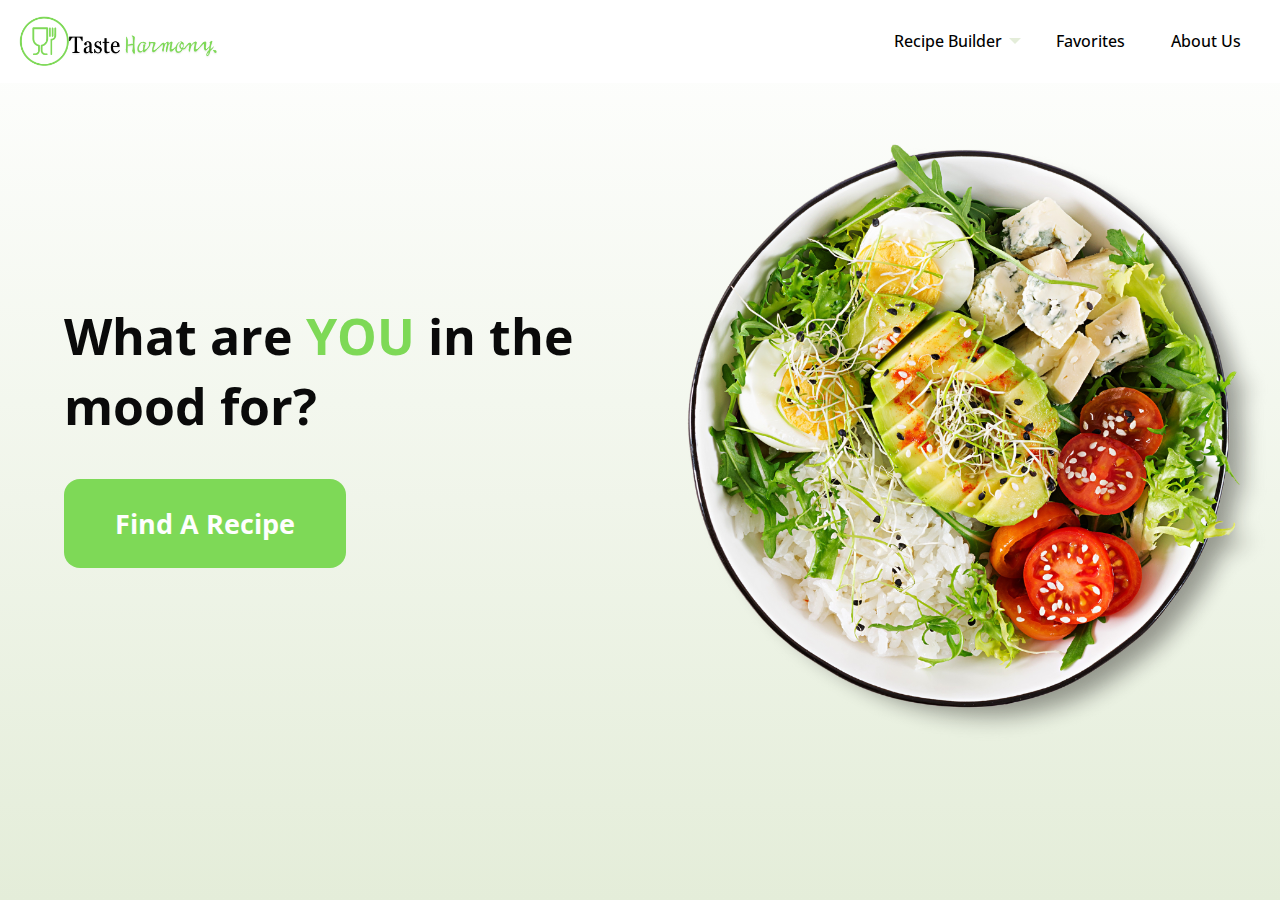
<file: index.html>
<!DOCTYPE html>
<html class="no-js" lang="en">
<head>
    <meta charset="UTF-8">
    <meta name="viewport" content="width=device-width, initial-scale=1.0">
    <title>Taste Harmony</title>
    <link rel="icon" type="image/png" href="assets/images/tasteharmony_fav.png" />
    <link rel="preconnect" href="https://fonts.googleapis.com">
    <link rel="preconnect" href="https://fonts.gstatic.com" crossorigin>
    <link href="https://fonts.googleapis.com/css2?family=Open+Sans:ital,wght@0,300..800;1,300..800&display=swap" rel="stylesheet">
    <script src="./assets/js/jquery.js"></script>
    <link rel="stylesheet" href="./assets/css/foundation.min.css" crossorigin="anonymous">
    <link rel="stylesheet" href="./assets/css/styles.css">
</head>
<body>
  <div class="top-bar">
    <img class="cell small-3 logo" id="logo" src="./assets/images/tasteharmony_logo.png" alt="taste harmony logo">
        <div class="title-bar" data-responsive-toggle="example-menu" data-hide-for="medium">
            <button class="menu-icon" type="button" data-toggle="example-menu"></button>
          </div>
          
        <div class="top-bar" id="example-menu">
              <ul class="dropdown menu" data-dropdown-menu>
                <li class="has-submenu">
                  <a class="text-black" href="#0">Recipe Builder</a>
                  <ul class="submenu menu vertical" data-submenu>
                    <li><a class="text-black" href="./recipe.html">Find a Recipe!</a></li>
                    <li><a class="text-black" href="./random.html">Surprise Me!</a></li>
                  </ul>
                </li>
                <li><a class="text-black"href="./favorites.html">Favorites</a></li>
                <li><a class="text-black"href="./about_us.html">About Us</a></li>
              </ul>
        </div>
    </div>


<div class="grid-x align-middle main">
    <div class="cell small-12 medium-6 main-left">
        <h1 class="slogan">What are <span class="highlight">you</span> in the mood for?</h1>
        <a class="button large" href="./recipe.html">Find A Recipe</a>
    </div>
    <div class="cell small-12 medium-6 main-right">
        <img class="main-image" src="./assets/images/tasteharmonyPicture.png" alt="plate of food">
    </div>
</div>
    
      


    <script src="./assets/js/foundation.min.js" crossorigin="anonymous"></script>
      <script>
        $(document).foundation();
      </script>

    <script src="./assets/js/script.js"></script>
</body>
</html>
</file>
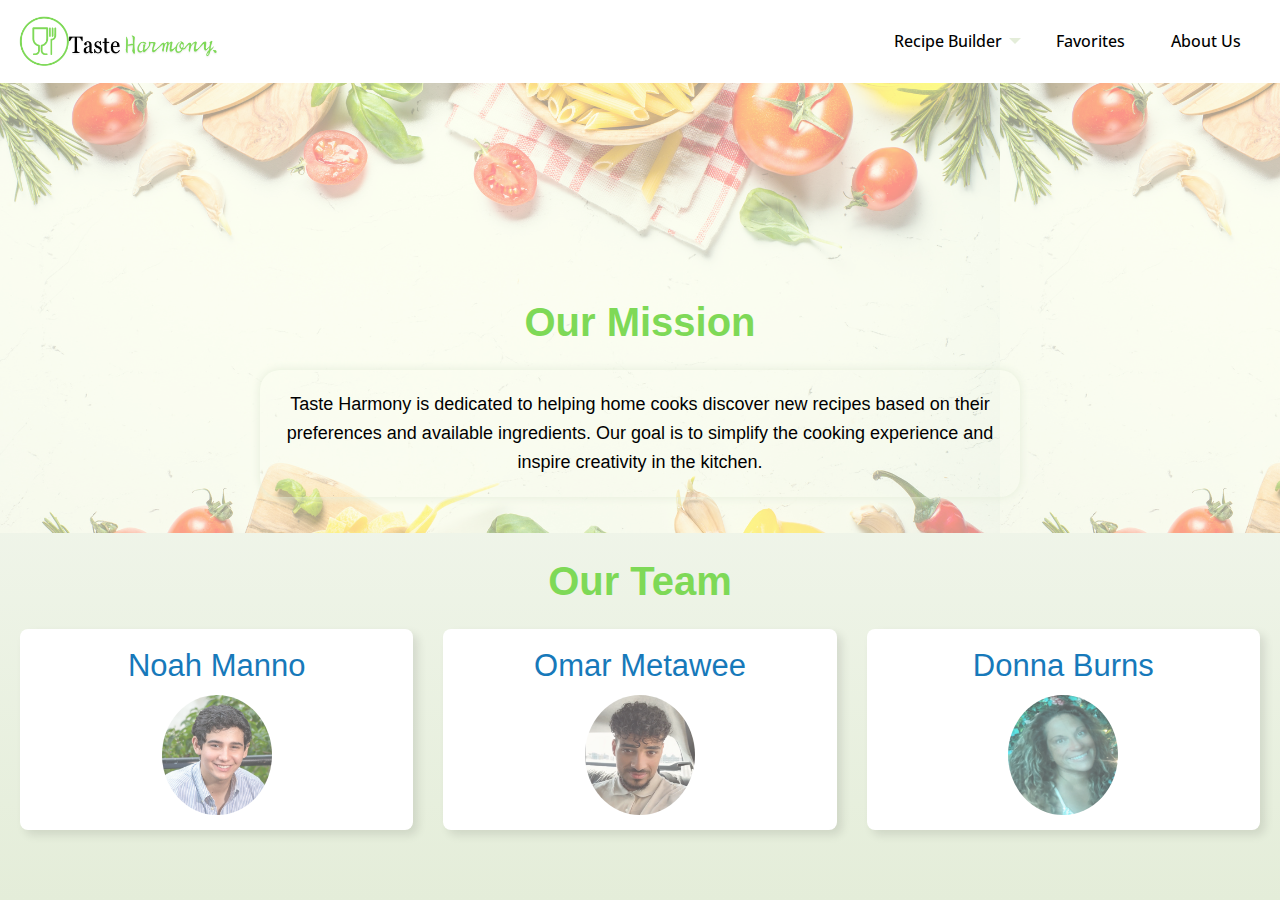
<file: about_us.html>
<!DOCTYPE html>
<html lang="en">
<head>
    <meta charset="UTF-8">
    <meta name="viewport" content="width=device-width, initial-scale=1.0">
    <title>Taste Harmony</title>
    <link rel="icon" type="image/png" href="assets/images/tasteharmony_fav.png" />
    <link rel="preconnect" href="https://fonts.googleapis.com">
    <link rel="preconnect" href="https://fonts.gstatic.com" crossorigin>
    <link href="https://fonts.googleapis.com/css2?family=Open+Sans:ital,wght@0,300..800;1,300..800&display=swap" rel="stylesheet">
    <script src="./assets/js/jquery.js"></script>
    <link rel="stylesheet" href="./assets/css/foundation.min.css" crossorigin="anonymous">
    <link rel="stylesheet" href="./assets/css/styles.css">
</head>
<body>
    <!-- HEADER AND NAVBAR -->
    <div class="top-bar">
      <img class="cell small-3 logo" id="logo" src="./assets/images/tasteharmony_logo.png" alt="taste harmony logo">
          <div class="title-bar" data-responsive-toggle="example-menu" data-hide-for="medium">
              <button class="menu-icon" type="button" data-toggle="example-menu"></button>
            </div>
            
          <div class="top-bar" id="example-menu">
                <ul class="dropdown menu" data-dropdown-menu>
                  <li class="has-submenu">
                    <a class="text-black" href="#0">Recipe Builder</a>
                    <ul class="submenu menu vertical" data-submenu>
                      <li><a class="text-black" href="./recipe.html">Find a Recipe!</a></li>
                      <li><a class="text-black" href="./random.html">Surprise Me!</a></li>
                    </ul>
                  </li>
                  <li><a class="text-black"href="./favorites.html">Favorites</a></li>
                  <li><a class="text-black"href="./about_us.html">About Us</a></li>
                </ul>
          </div>
      </div>

<div class="grid-x">
  <section class="cell small-12 top-about">
      <div class="about-section">
        <h2>Our Mission</h2>
        <p class="explanation">Taste Harmony is dedicated to helping home cooks discover new recipes based on their preferences and available ingredients. Our goal is to simplify the cooking experience and inspire creativity in the kitchen.</p>
      </div>
  </section>

<section class="cell small-12">
    <div class="name-section">
      <h2>Our Team</h2>
          <div class="grid-x grid-margin-x">
            <a href="https://github.com/Noah-Manno" target="_blank" class="cell small-10 small-offset-1 medium-4 medium-offset-0 team-member">
              <div>
                <h3>Noah Manno</h3>
                <img class="headshots" src="./assets/images/noahheadshot.JPG" alt="Noah Headshot">
              </div>
            </a>
          <a href="https://github.com/omarmetawee" target="_blank" class="cell small-10 small-offset-1 medium-4 medium-offset-0 team-member">
              <div>
                <h3>Omar Metawee</h3>
                <img class="headshots" src="./assets/images/omarheadshot.png" alt="Omar Headshot">
              </div>
            </a>
          <a href="https://github.com/donnacancode" target="_blank" class="cell small-10 small-offset-1 medium-4 medium-offset-0 team-member">
            <div>
              <h3>Donna Burns</h3>
              <img class="headshots" src="./assets/images/Donna Headshot.jpg" alt="Donna Headshot">
            </div>
          </a>
    </div>
  </section>
</div>
    
<script src="./assets/js/foundation.min.js" crossorigin="anonymous"></script>
    <script>
      $(document).foundation();
    </script>
    <script src="./assets/js/script.js"></script>
</body>
</html>
</file>
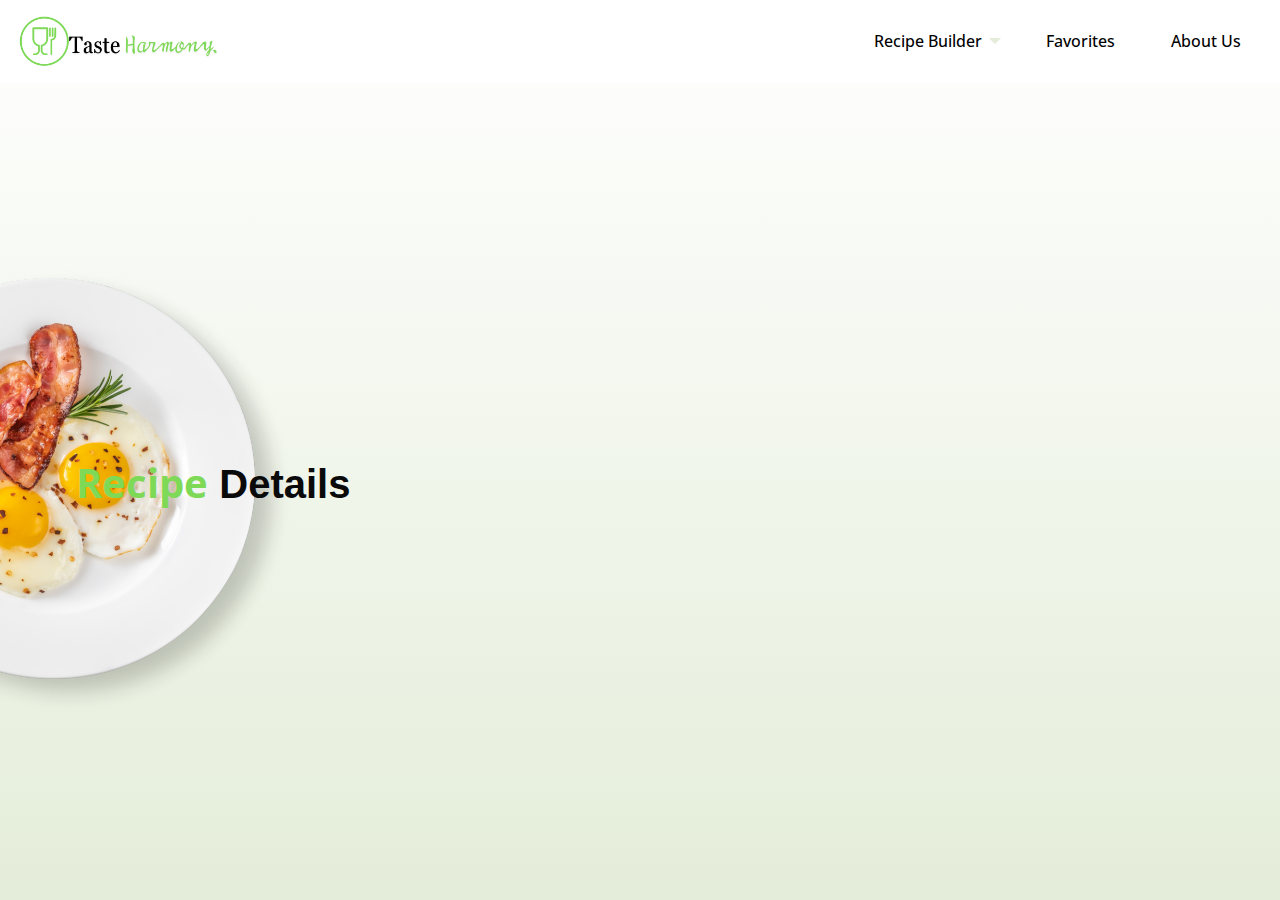
<file: details.html>
<!DOCTYPE html>
<html lang="en">
<head>
    <meta charset="UTF-8">
    <meta name="viewport" content="width=device-width, initial-scale=1.0">
    <title>Taste Harmony</title>
    <link rel="icon" type="image/png" href="assets/images/tasteharmony_fav.png" />
    <link rel="preconnect" href="https://fonts.googleapis.com">
    <link rel="preconnect" href="https://fonts.gstatic.com" crossorigin>
    <link href="https://fonts.googleapis.com/css2?family=Open+Sans:ital,wght@0,300..800;1,300..800&display=swap" rel="stylesheet">
    <script src="./assets/js/jquery.js"></script>
    <link rel="stylesheet" href="./assets/css/foundation.min.css" crossorigin="anonymous">
    <link rel="stylesheet" href="./assets/css/details.css">
</head>
<body>
<!-- HEADER AND NAVBAR -->
<div class="top-bar">
    <img class="cell small-3 logo" id="logo" src="./assets/images/tasteharmony_logo.png" alt="taste harmony logo">
        <div class="title-bar" data-responsive-toggle="example-menu" data-hide-for="medium">
            <button class="menu-icon" type="button" data-toggle="example-menu"></button>
          </div>
          
        <div class="top-bar" id="example-menu">
              <ul class="dropdown menu" data-dropdown-menu>
                <li class="has-submenu">
                  <a class="text-black" href="#0">Recipe Builder</a>
                  <ul class="submenu menu vertical" data-submenu>
                    <li><a class="text-black" href="./recipe.html">Find a Recipe!</a></li>
                    <li><a class="text-black" href="./random.html">Surprise Me!</a></li>
                  </ul>
                </li>
                <li><a class="text-black"href="./favorites.html">Favorites</a></li>
                <li><a class="text-black"href="./about_us.html">About Us</a></li>
              </ul>
        </div>
    </div>


<main class="grid-x">
    
  <!-- PAGE TITLE -->
  <div class="cell small-12 large-4 slide-in-right left-side">
    <div class="container">
      <div class="title-container">
        <h1 class="page-title"><span class="highlight">Recipe</span> Details</h1>
      </div>
      <img class="plate" src="./assets/images/resultsplate.png" alt="plate">
   </div>
  </div>

  <div id="results-container" class="results-container small-10 large-6 small-offset-1">
    <div id="results" class="results">

        <!-- <div class="grid-x details">
            <h1 class="name-of-recipe">RECIPE TITLE</h1>
            <div class="cell small-12 medium-6">
                <img src="./assets/images/pantryBackground.png" alt="">
            </div>
            <div class="cell small-12 medium-6 side-bar">
                <a class="recipe-link" href="">Full Recipe and Instructions</a>
                <h2 class="source-name">Recipe By: recipeChef</h2>
            </div>
        </div>

        <div class="grid-x extra-details">
            <div class="cell small-6 left-details">
                <h3>Recipe Information</h3>
                <ul class="left-side-container">
                    <li>Yields 2 Servings</li>
                    <li>Ready In 45 Minutes</li>
                    <li>361 Calories</li>
                    <li>3.79g Protein</li>
                </ul>
            </div>
            <div class="cell small-6 right-details">
                <h3>Ingredients</h3>
                <ul class="right-side-container">
                    <li>Olive Oil</li>
                    <li>Egg</li>
                    <li>Kale</li>
                    <li>Tomato Sauce</li>
                </ul>
            </div>
        </div> -->
     
        

    </div>
  </div>

</main>

<script src="./assets/js/foundation.min.js" crossorigin="anonymous"></script>
    <script>
      $(document).foundation();
    </script>
    <script src="./assets/js/script.js"></script>
    <script src="./assets/js/details.js"></script>
</body>
</html>
</file>
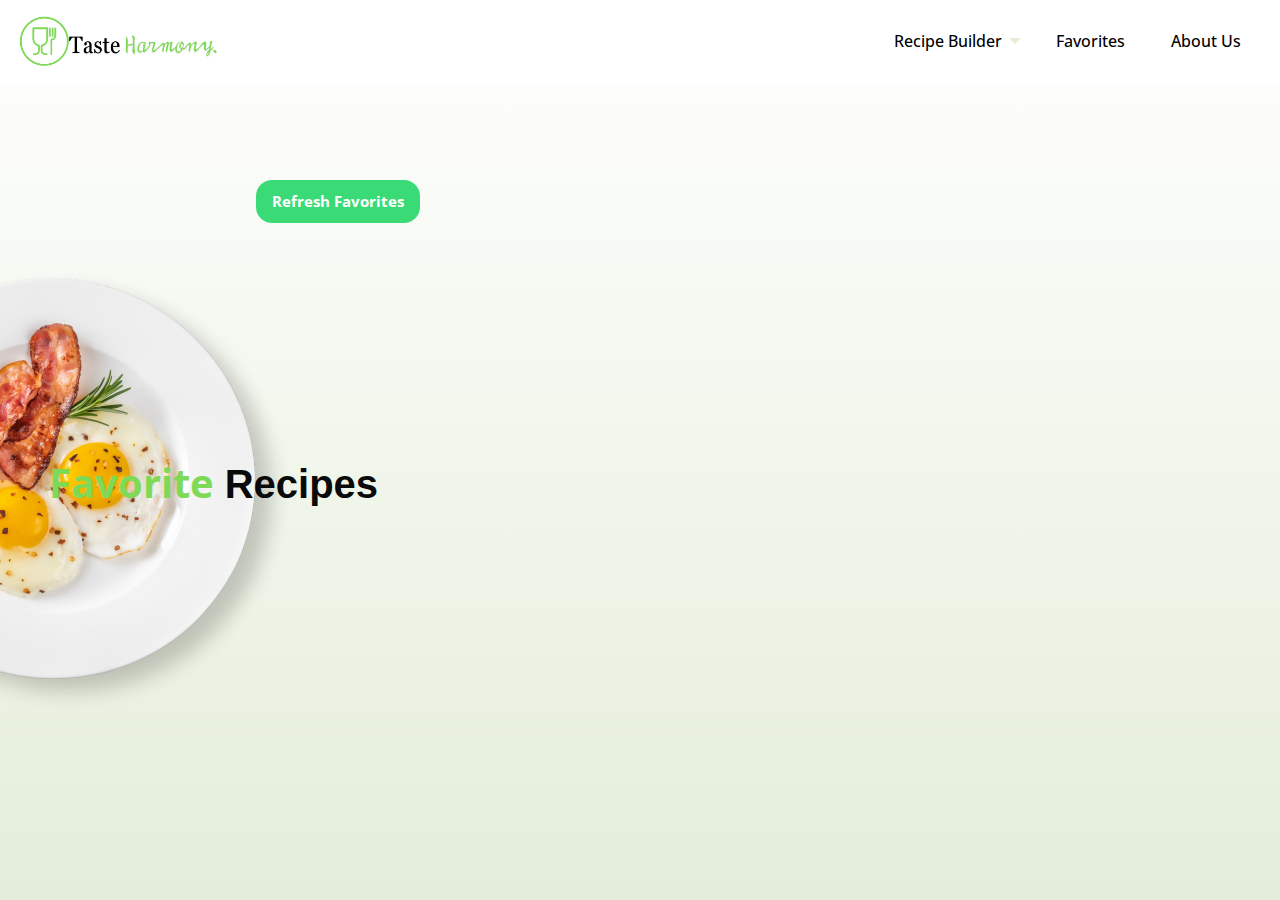
<file: favorites.html>
<!DOCTYPE html>
<html lang="en">
<head>
    <meta charset="UTF-8">
    <meta name="viewport" content="width=device-width, initial-scale=1.0">
    <title>Taste Harmony</title>
    <link rel="icon" type="image/png" href="assets/images/tasteharmony_fav.png" />
    <link rel="preconnect" href="https://fonts.googleapis.com">
    <link rel="preconnect" href="https://fonts.gstatic.com" crossorigin>
    <link href="https://fonts.googleapis.com/css2?family=Open+Sans:ital,wght@0,300..800;1,300..800&display=swap" rel="stylesheet">
    <script src="./assets/js/jquery.js"></script>
    <link rel="stylesheet" href="./assets/css/foundation.min.css" crossorigin="anonymous">
    <link rel="stylesheet" href="./assets/css/results.css">
</head>
<body>
<!-- HEADER AND NAVBAR -->
<div class="top-bar">
  <img class="cell small-3 logo" id="logo" src="./assets/images/tasteharmony_logo.png" alt="taste harmony logo">
      <div class="title-bar" data-responsive-toggle="example-menu" data-hide-for="medium">
          <button class="menu-icon" type="button" data-toggle="example-menu"></button>
        </div>
        
      <div class="top-bar" id="example-menu">
            <ul class="dropdown menu" data-dropdown-menu>
              <li class="has-submenu">
                <a class="text-black" href="#0">Recipe Builder</a>
                <ul class="submenu menu vertical" data-submenu>
                  <li><a class="text-black" href="./recipe.html">Find a Recipe!</a></li>
                  <li><a class="text-black" href="./random.html">Surprise Me!</a></li>
                </ul>
              </li>
              <li><a class="text-black"href="./favorites.html">Favorites</a></li>
              <li><a class="text-black"href="./about_us.html">About Us</a></li>
            </ul>
      </div>
  </div>


<main class="grid-x">
  <!-- PAGE TITLE -->
  <div class="cell small-12 large-4 slide-in-right left-side">
    <div class="container">
      <div class="title-container">
        <h1 class="page-title"><span class="highlight">Favorite</span> Recipes</h1>
      </div>
      <img class="plate" src="./assets/images/resultsplate.png" alt="plate">
      <button type="button" id="refresh" class="radius bordered shadow success button">Refresh Favorites</button>
   </div>
  </div>

  <div id="results-container" class="results-container small-10 large-6 small-offset-1">
    <div id="results" class="results">
        
        <!-- <div class="recipe-card card shadow radius bordered">
            <div>
                <h1 class="recipe-name" id="recipe-name">Recipe Name</h1>
                <div class="grid-x">
                    <div class="cell small-6">
                        <img src="./assets/images/Ingredients.png" alt="">
                    </div>
                    <div class="cell small-6 detail-container">
                        <h2 class="details">Cook Time: 20 minutes</h2>
                        <h2 class="details">Cuisine: Italian</h2>
                        <div class="star-container">
                          <img class="favorite-star"src="./assets/images/outlinestar.png" alt="">
                          <img class="recipe-book"src="./assets/images/recipebook.png" alt="">
                      </div>
                    </div>
                </div>
            </div>
        </div> -->

    </div>
  </div>

</main>

<script src="./assets/js/foundation.min.js" crossorigin="anonymous"></script>
    <script>
      $(document).foundation();
    </script>
    <script src="./assets/js/script.js"></script>
    <script src="./assets/js/favorites.js"></script>
</body>
</html>
</file>
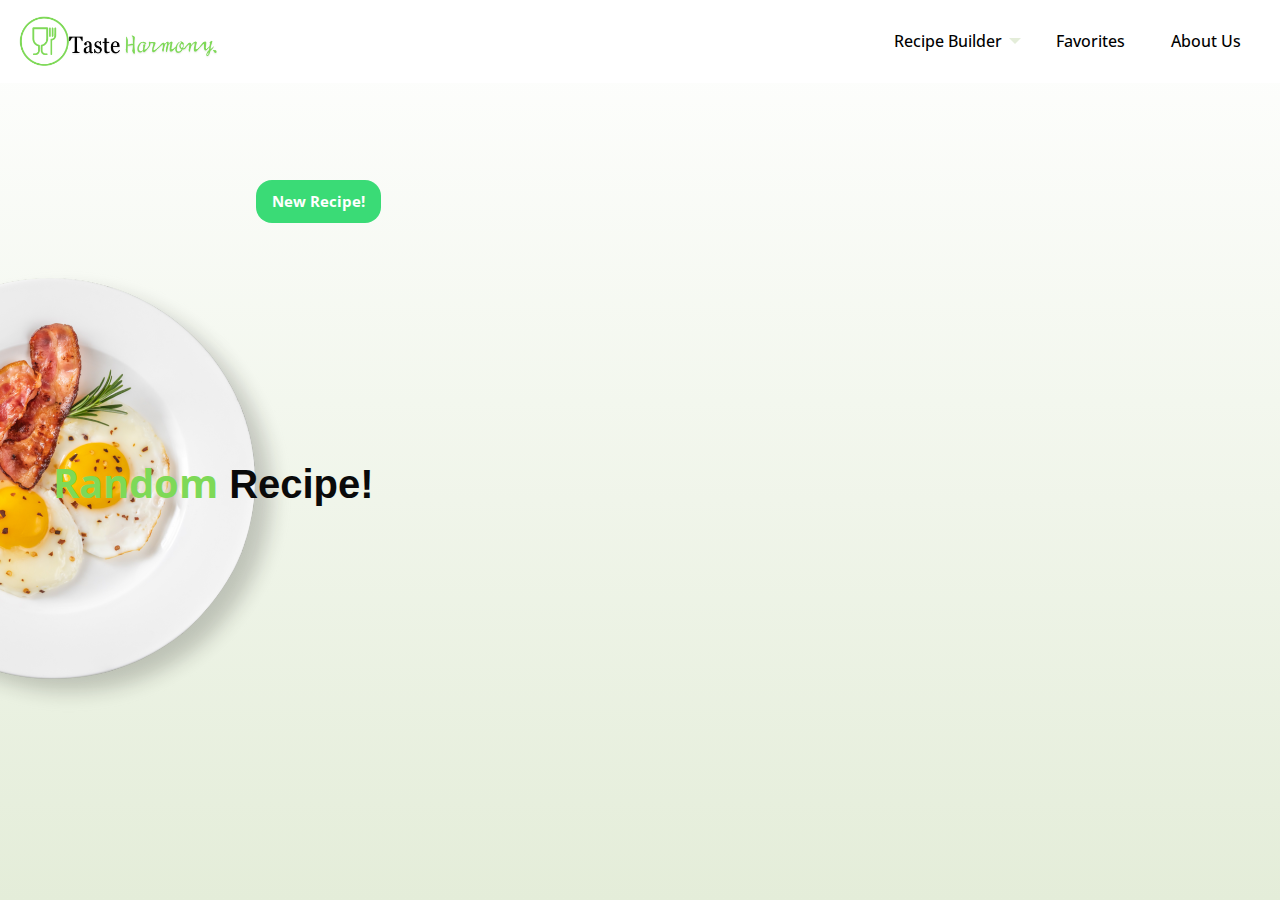
<file: random.html>
<!DOCTYPE html>
<html lang="en">
<head>
    <meta charset="UTF-8">
    <meta name="viewport" content="width=device-width, initial-scale=1.0">
    <title>Taste Harmony</title>
    <link rel="icon" type="image/png" href="assets/images/tasteharmony_fav.png" />
    <link rel="preconnect" href="https://fonts.googleapis.com">
    <link rel="preconnect" href="https://fonts.gstatic.com" crossorigin>
    <link href="https://fonts.googleapis.com/css2?family=Open+Sans:ital,wght@0,300..800;1,300..800&display=swap" rel="stylesheet">
    <script src="./assets/js/jquery.js"></script>
    <link rel="stylesheet" href="./assets/css/foundation.min.css" crossorigin="anonymous">
    <link rel="stylesheet" href="./assets/css/results.css">
</head>
<body>
<!-- HEADER AND NAVBAR -->
<div class="top-bar">
  <img class="cell small-3 logo" id="logo" src="./assets/images/tasteharmony_logo.png" alt="taste harmony logo">
      <div class="title-bar" data-responsive-toggle="example-menu" data-hide-for="medium">
          <button class="menu-icon" type="button" data-toggle="example-menu"></button>
        </div>
        
      <div class="top-bar" id="example-menu">
            <ul class="dropdown menu" data-dropdown-menu>
              <li class="has-submenu">
                <a class="text-black" href="#0">Recipe Builder</a>
                <ul class="submenu menu vertical" data-submenu>
                  <li><a class="text-black" href="./recipe.html">Find a Recipe!</a></li>
                  <li><a class="text-black" href="./random.html">Surprise Me!</a></li>
                </ul>
              </li>
              <li><a class="text-black"href="./favorites.html">Favorites</a></li>
              <li><a class="text-black"href="./about_us.html">About Us</a></li>
            </ul>
      </div>
  </div>


<main class="grid-x">
    
  <!-- PAGE TITLE -->
  <div class="cell small-12 large-4 slide-in-right left-side">
    <div class="container">
      <div class="title-container">
        <h1 class="page-title"><span class="highlight">Random</span> Recipe!</h1>
      </div>
      <img class="plate" src="./assets/images/resultsplate.png" alt="plate">
      <button type="button" id="refresh" class="radius bordered shadow success button">New Recipe!</button>
   </div>
  </div>

  <div id="results-container" class="results-container small-10 large-6 small-offset-1">
    <div id="results" class="results">
        
        <!-- <div class="recipe-card card shadow radius bordered">
            <div>
                <h1 class="recipe-name" id="recipe-name">Recipe Name</h1>
                <div class="grid-x">
                    <div class="cell small-6">
                        <img src="./assets/images/Ingredients.png" alt="">
                    </div>
                    <div class="cell small-6 detail-container">
                        <h2 class="details">Cook Time: 20 minutes</h2>
                        <h2 class="details">Cuisine: Italian</h2>
                        <div class="star-container">
                          <img class="favorite-star"src="./assets/images/outlinestar.png" alt="">
                          <img class="recipe-book"src="./assets/images/recipebook.png" alt="">
                      </div>
                    </div>
                </div>
            </div>
        </div> -->

    </div>
  </div>

</main>

<script src="./assets/js/foundation.min.js" crossorigin="anonymous"></script>
    <script>
      $(document).foundation();
    </script>
    <script src="./assets/js/script.js"></script>
    <script src="./assets/js/random.js"></script>
</body>
</html>
</file>
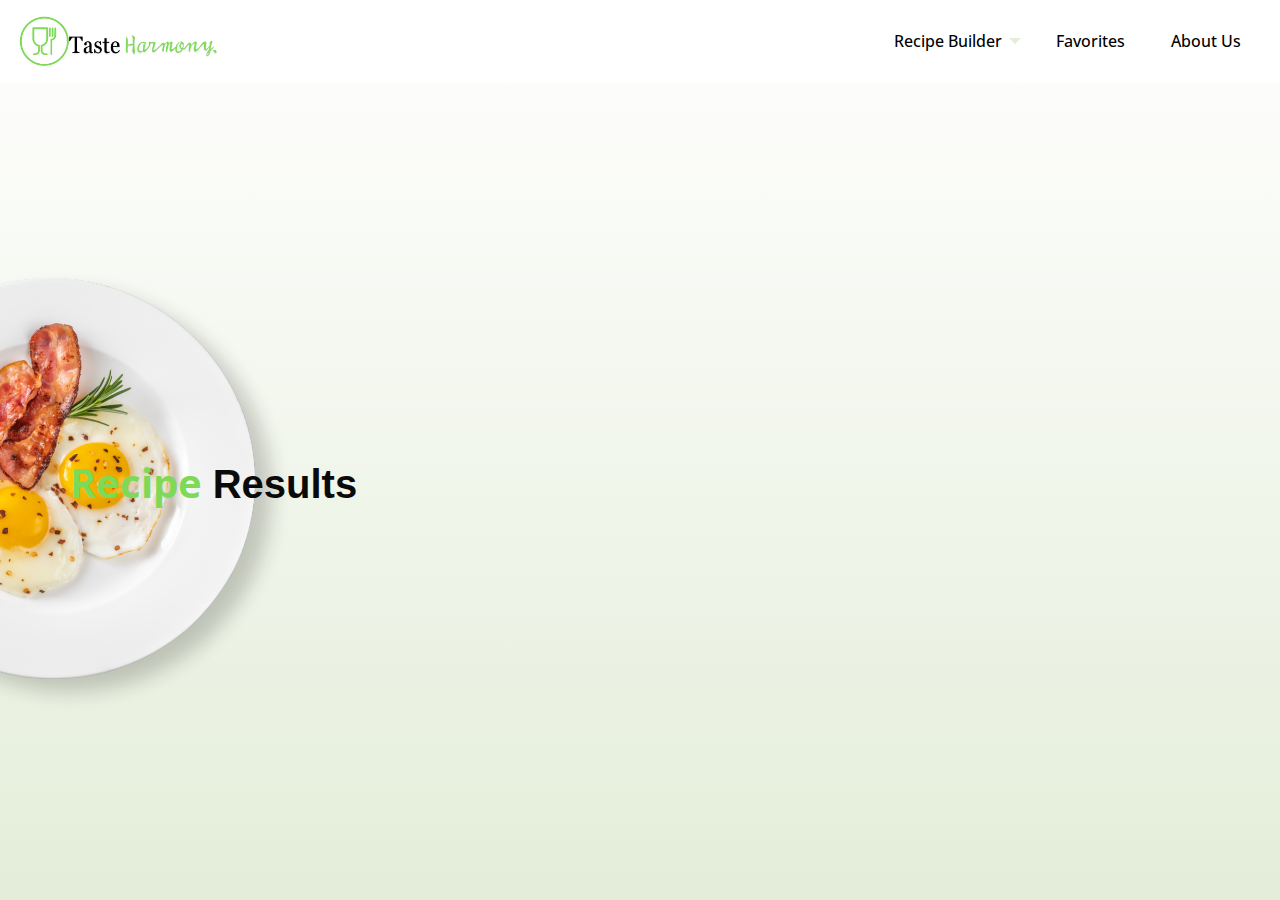
<file: results.html>
<!DOCTYPE html>
<html lang="en">
<head>
    <meta charset="UTF-8">
    <meta name="viewport" content="width=device-width, initial-scale=1.0">
    <title>Taste Harmony</title>
    <link rel="icon" type="image/png" href="assets/images/tasteharmony_fav.png" />
    <link rel="preconnect" href="https://fonts.googleapis.com">
    <link rel="preconnect" href="https://fonts.gstatic.com" crossorigin>
    <link href="https://fonts.googleapis.com/css2?family=Open+Sans:ital,wght@0,300..800;1,300..800&display=swap" rel="stylesheet">
    <script src="./assets/js/jquery.js"></script>
    <link rel="stylesheet" href="./assets/css/foundation.min.css" crossorigin="anonymous">
    <link rel="stylesheet" href="./assets/css/results.css">
</head>
<body>
<!-- HEADER AND NAVBAR -->
<div class="top-bar">
  <img class="cell small-3 logo" id="logo" src="./assets/images/tasteharmony_logo.png" alt="taste harmony logo">
      <div class="title-bar" data-responsive-toggle="example-menu" data-hide-for="medium">
          <button class="menu-icon" type="button" data-toggle="example-menu"></button>
        </div>
        
      <div class="top-bar" id="example-menu">
            <ul class="dropdown menu" data-dropdown-menu>
              <li class="has-submenu">
                <a class="text-black" href="#0">Recipe Builder</a>
                <ul class="submenu menu vertical" data-submenu>
                  <li><a class="text-black" href="./recipe.html">Find a Recipe!</a></li>
                  <li><a class="text-black" href="./random.html">Surprise Me!</a></li>
                </ul>
              </li>
              <li><a class="text-black"href="./favorites.html">Favorites</a></li>
              <li><a class="text-black"href="./about_us.html">About Us</a></li>
            </ul>
      </div>
  </div>


<main class="grid-x">
  <!-- PAGE TITLE -->
  <div class="cell small-12 large-4 slide-in-right left-side">
    <div class="container">
      <div class="title-container">
        <h1 class="page-title"><span class="highlight">Recipe</span> Results</h1>
      </div>
      <img class="plate" src="./assets/images/resultsplate.png" alt="plate">
   </div>
  </div>

  <div id="results-container" class="results-container small-10 large-6 small-offset-1">
    <div id="results" class="results">
        
        <!-- <div class="recipe-card card shadow radius bordered">
            <div>
                <h1 class="recipe-name" id="recipe-name">Recipe Name</h1>
                <div class="grid-x">
                    <div class="cell small-6">
                        <img src="./assets/images/Ingredients.png" alt="">
                    </div>
                    <div class="cell small-6 detail-container">
                        <h2 class="details">Cook Time: 20 minutes</h2>
                        <h2 class="details">Cuisine: Italian</h2>
                        <div class="star-container">
                          <img class="favorite-star"src="./assets/images/outlinestar.png" alt="">
                          <img class="recipe-book"src="./assets/images/recipebook.png" alt="">
                      </div>
                    </div>
                </div>
            </div>
        </div> -->

    </div>
  </div>

</main>
    
<script src="./assets/js/foundation.min.js" crossorigin="anonymous"></script>
    <script>
      $(document).foundation();
    </script>
    <script src="./assets/js/script.js"></script>
    <script src="./assets/js/results.js"></script>
</body>
</html>
</file>
<file: assets/css/styles.css>
:root {
    --font1: "Open Sans", sans-serif;
    --lightgreen: #e4edd9;
    --highlightgreen: #7ed957;
}

* {
    box-sizing: border-box;
}

body {
    min-height: 100vh;
    background: linear-gradient(white, var(--lightgreen));
}

.logo {
    width: 200px;
    height: auto;
    margin-left: 10px;
}

#logo:hover {
    cursor: pointer;
    filter: brightness(120%);
}

.top-bar,
.menu,
.top-bar-right {
    background-color: white !important;
}

.text-black {
    color: black;
    font-family: var(--font1);
    font-weight: 500;
}

.dropdown li {
    padding-right: 7px;
    padding-left: 7px;
}

.title-bar {
    background: var(--lightgreen);
}

.dropdown.menu>li.is-dropdown-submenu-parent>a::after {
    border-bottom-width: 0;
    border-color: var(--lightgreen) transparent transparent;
}

.text-black:hover {
color: green;
}

.dropdown.menu>li.is-active>a {
    color: green;
}

a:focus {
    color: darkgreen;
}

.main {
    min-height: 80vh;
}

.main-image {
    padding: 10px;
}

.slogan {
    font-family: var(--font1);
    font-size: 50px;
    font-weight: 700;
}

.highlight {
    color: var(--highlightgreen);
    text-transform: uppercase;
}

.button {
    font-family: var(--font1);
    font-weight: 700;
    background: var(--highlightgreen);
    border-radius: 16px;
    margin-top: 30px;
    padding: 30px 50px;
}

.button:hover {
    background: lightgreen;
}

.button.large {
    font-size: 1.7rem;
}

.main-left {
    display: flex;
    flex-direction: column;
    justify-content: center;
    align-items: center;
    text-align: center;
}

.profile-container {
    width: 100%;
}

.about-section {
    text-align: center;
}

h2 {
    font-weight: 800;
    color: var(--highlightgreen);
    margin-bottom: 20px;
    font-size: 40px;
}

h3 {
    font-weight: 200;
}

.team-member {
    display: flex;
    justify-content: center;
    align-items: center;
    margin-bottom: 20px;
    background-color: #fff;
    padding: 15px;
    border-radius: 8px;
    box-shadow: 5px 5px 10px rgba(0, 0, 0, 0.1);
    transition: transform 0.3s ease;
}

.team-member:hover {
    transform: translateY(-5px);
    box-shadow: 5px 5px 10px rgba(0, 0, 0, 0.5);
}

.team-member:hover .headshots{
    opacity: 1;
}

.headshots {
    width: 110px;
    height: 120px;
    border-radius: 50%;
    opacity: .65;
    transition: opacity .5s;
}

.about-section {
    margin-bottom: 40px;
    max-width: 800px;
    margin: 0 auto;
    padding: 20px;
}

.name-section {
    text-align: center;
    margin: 0 auto;
    padding: 20px;
}

.explanation {
    color: black;
    line-height: 1.6;
    font-weight: 300;
    font-size: 18px;
    box-shadow: 0px 0px 10px var(--lightgreen);
    padding: 20px;
    border-radius: 20px;

}

.top-about {
    background: url(../images/RecipepageBackground.png);
    min-height: 50vh;
    display: flex;
    flex-direction: column;
    justify-content: flex-end;
}

@media only screen and (min-width: 640px){
    .button {
        margin-left: 10%;
        margin-right: 10%;
    }
    .slogan {
        margin-left: 10%;
    }

    .main-left {
        text-align: left;
        display: block;
    }
}
</file>
<file: assets/css/details.css>
:root {
    --font1: "Open Sans", sans-serif;
    --lightgreen: #e4edd9;
    --highlightgreen: #7ed957;
}

* {
    box-sizing: border-box;
    font-family: var(--font1);
}

body {
    min-height: 100vh;
    background: linear-gradient(white, var(--lightgreen));
}


.logo {
    width: 200px;
    height: auto;
    margin-left: 10px;
}

#logo:hover {
    cursor: pointer;
    filter: brightness(120%);
}

.top-bar,
.menu,
.top-bar-right {
    background-color: white !important;
}

.text-black {
    color: black;
    font-family: var(--font1);
    font-weight: 500;
}

.dropdown li {
    padding-right: 7px;
    padding-left: 7px;
}

.title-bar {
    background: var(--lightgreen);
}

.dropdown.menu>li.is-dropdown-submenu-parent>a::after {
    border-bottom-width: 0;
    border-color: var(--lightgreen) transparent transparent;
}

.text-black:hover {
color: green;
}

.dropdown.menu>li.is-active>a {
    color: green;
}

a:focus {
    color: darkgreen;
}

main {
    display: flex;
    align-items: center;
}

.container {
    display: flex;
    align-items: center;
    text-align: center;
    min-height: 400px;
}

.plate {
    width: 450px;
    position: absolute;
    z-index: -1;
}

.title-container {
    width: 100%;
}

.page-title {
    font-size: 40px;
    font-weight: 700;
}

.highlight {
    color: var(--highlightgreen);
}

.results {
    display: flex;
    flex-wrap: wrap;
    justify-content: center;
}

.name-of-recipe {
    font-weight: 800;
    width: 100%;
    font-size: 30px;
    text-align: center;
}

.recipe-card {
    border-radius: 16px;
    border: none;
    background: transparent;
}

.button {
    font-size: 15px;
    position: absolute;
    border-radius: 16px;
    color: white !important;
    font-weight: 700;
    left: 40.5%;
    top: 50%;
}

.details {
    width: 100%;
    border-bottom: 2px solid black;
    padding: 30px;
}

.extra-details {
    width: 100%;
}

.side-bar {
    display: flex;
    flex-direction: column;
    justify-content: center;
    align-items: center;
    text-align: center;
}

.recipe-link {
    font-size: 25px;
    font-weight: 300;
    color: var(--highlightgreen);
}

.source-name {
    font-size: 18px;
    color: gray;
}

h3 {
    font-size: 20px;
    font-weight: 200;
    text-align: center;
}
li {
    margin-left: 10px;
}

.left-side-container {
    border-right: 2px solid black;
}





@media only screen and (min-width: 1024px){
    body {
        height: 100vh;
        overflow: hidden;
    }

    main {
        display: flex;
        height: 90vh;
        overflow: hidden;
    }

    .results-container {
        overflow: scroll;
        max-height: 90vh;
    }

    .button {
        font-size: 15px;
        position: absolute;
        border-radius: 16px;
        color: white !important;
        font-weight: 700;
        left: 20%;
        top: 20%;
    }
}
</file>
<file: assets/css/results.css>
:root {
    --font1: "Open Sans", sans-serif;
    --lightgreen: #e4edd9;
    --highlightgreen: #7ed957;
}

* {
    box-sizing: border-box;
    font-family: var(--font1);
}

body {
    min-height: 100vh;
    background: linear-gradient(white, var(--lightgreen));
}


.logo {
    width: 200px;
    height: auto;
    margin-left: 10px;
}

#logo:hover {
    cursor: pointer;
    filter: brightness(120%);
}

.top-bar,
.menu,
.top-bar-right {
    background-color: white !important;
}

.text-black {
    color: black;
    font-family: var(--font1);
    font-weight: 500;
}

.dropdown li {
    padding-right: 7px;
    padding-left: 7px;
}

.title-bar {
    background: var(--lightgreen);
}

.dropdown.menu>li.is-dropdown-submenu-parent>a::after {
    border-bottom-width: 0;
    border-color: var(--lightgreen) transparent transparent;
}

.text-black:hover {
color: green;
}

.dropdown.menu>li.is-active>a {
    color: green;
}

a:focus {
    color: darkgreen;
}

main {
    display: flex;
    align-items: center;
}

.container {
    display: flex;
    align-items: center;
    text-align: center;
    min-height: 400px;
}

.plate {
    width: 450px;
    position: absolute;
    z-index: -1;
}

.title-container {
    width: 100%;
}

.page-title {
    font-size: 40px;
    font-weight: 700;
}

.highlight {
    color: var(--highlightgreen);
}

.results {
    display: flex;
    flex-wrap: wrap;
    justify-content: center;
}

.recipe-name {
    font-weight: 800;
    font-size: 30px;
    text-align: center;
    color: var(--highlightgreen);
}

.detail-container {
    display: flex;
    flex-direction: column;
    justify-content: space-around;
}

.details {
    font-size: 22px;
    margin-left: 30px;
    font-weight: 200;
}

.recipe-card {
    border-radius: 16px;
}

.recipe-book,
.favorite-star {
    width: 50px;
    height: auto;
}

.star-container {
    display: flex;
    justify-content: space-around;
    z-index: 5;
}

.favorite-star:hover {
    cursor: pointer;
}

.button {
    font-size: 15px;
    position: absolute;
    border-radius: 16px;
    color: white !important;
    font-weight: 700;
    left: 40.5%;
    top: 50%;
}

@media only screen and (min-width: 1024px){
    body {
        height: 100vh;
        overflow: hidden;
    }

    main {
        display: flex;
        height: 90vh;
        overflow: hidden;
    }

    .results-container {
        overflow: scroll;
        max-height: 90vh;
    }

    .button {
        font-size: 15px;
        position: absolute;
        border-radius: 16px;
        color: white !important;
        font-weight: 700;
        left: 20%;
        top: 20%;
    }
}
</file>
